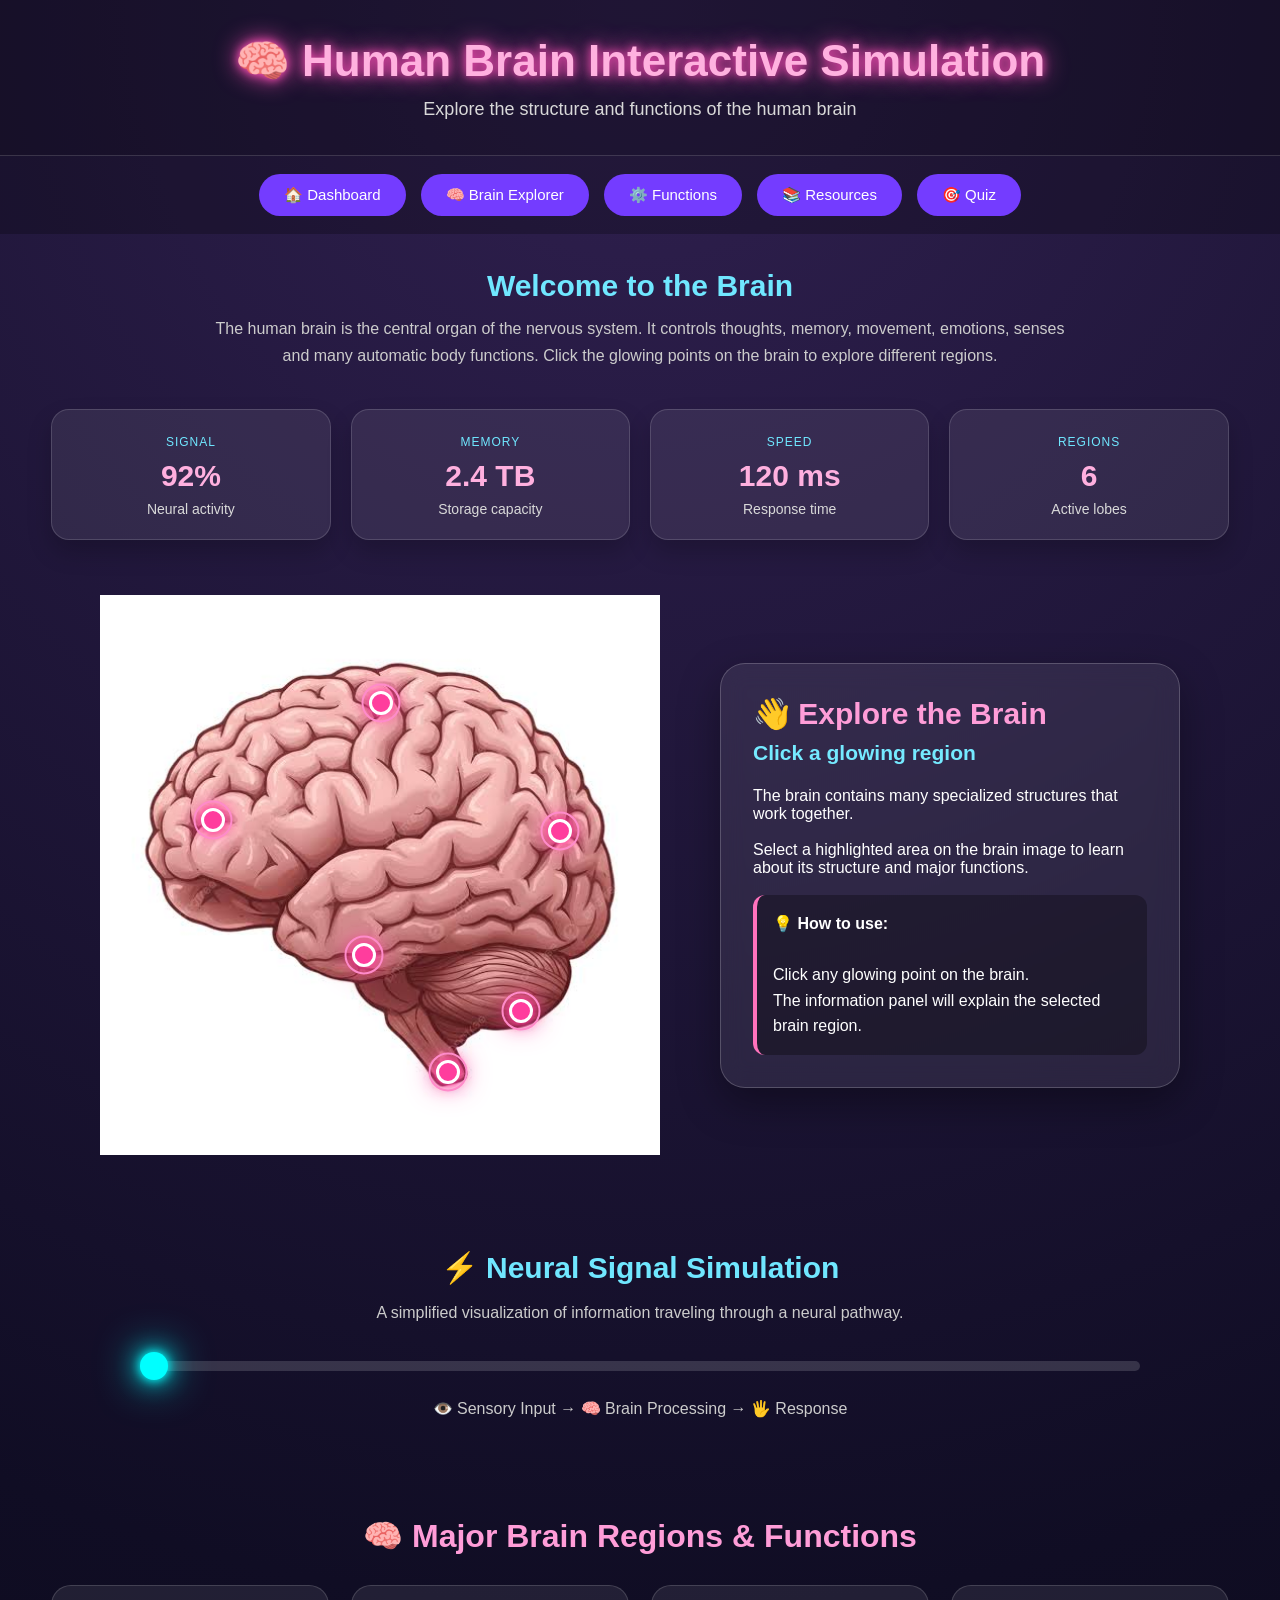
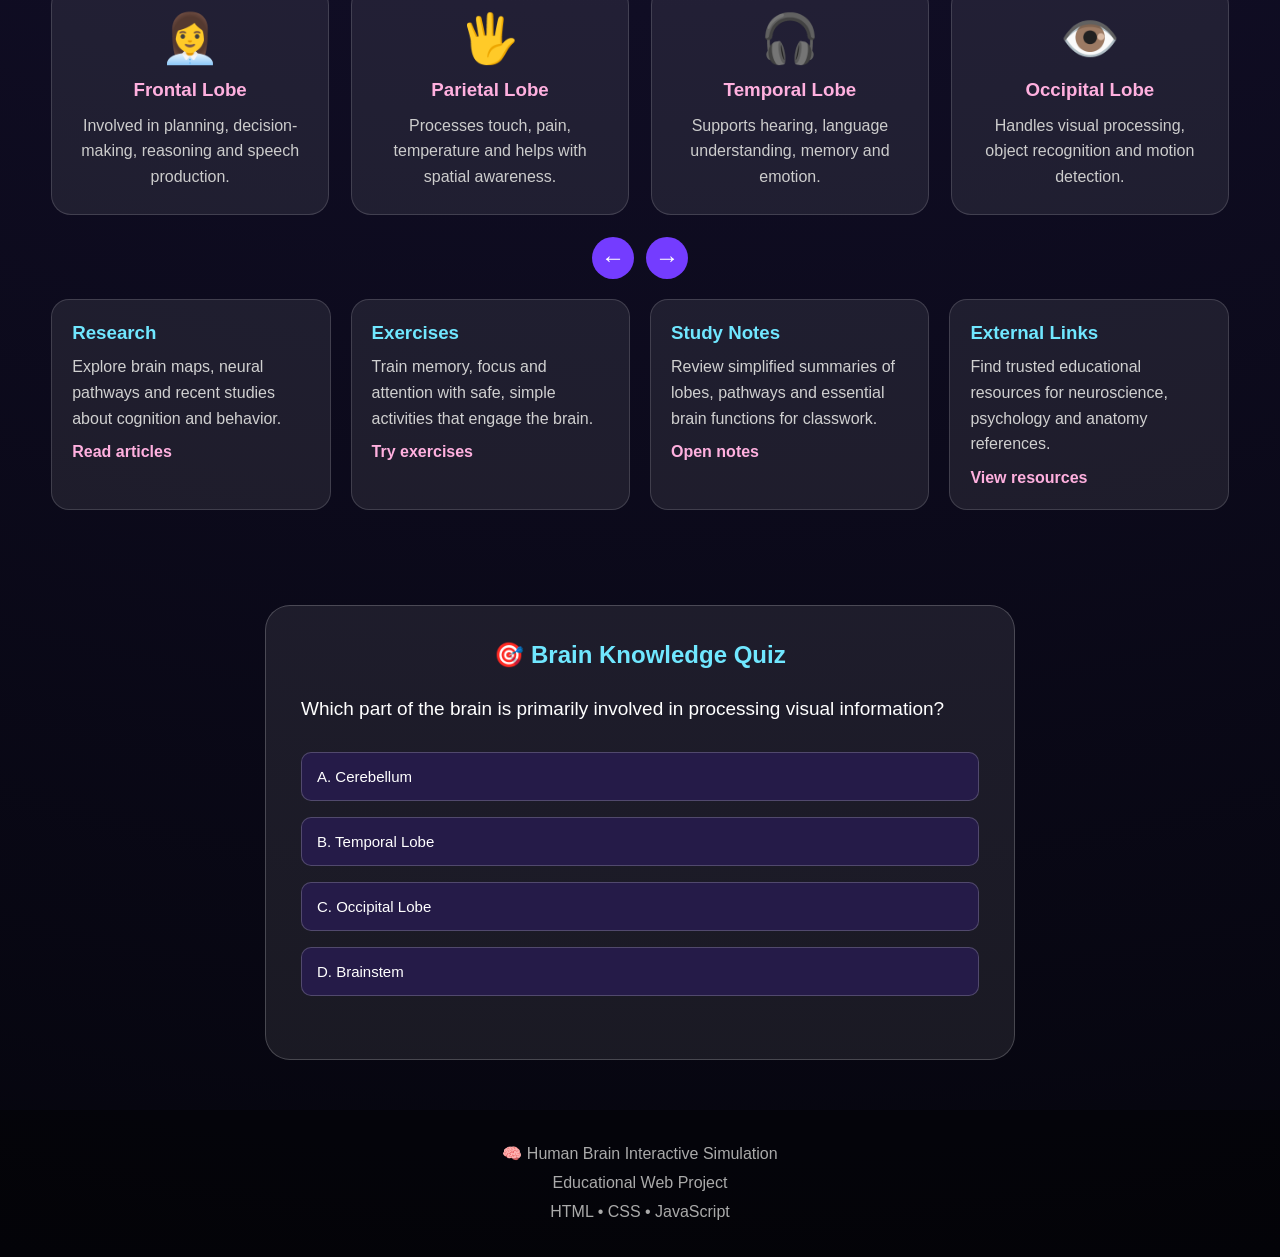
<file: index.html>
<!DOCTYPE html>
<html lang="en">
<head>
<meta charset="UTF-8">

<meta name="viewport"
      content="width=device-width, initial-scale=1.0">

<title>Human Brain Interactive Simulation</title>

<style>

/* =====================================================
   GENERAL
===================================================== */

* {
    margin: 0;
    padding: 0;
    box-sizing: border-box;
}

html {
    scroll-behavior: smooth;
}

body {
    font-family: Arial, Helvetica, sans-serif;

    background:
        radial-gradient(circle at top,
        #302050,
        #100d24 55%,
        #05050d);

    color: white;

    min-height: 100vh;
}


/* =====================================================
   HEADER
===================================================== */

header {
    text-align: center;

    padding: 35px 20px;

    background: rgba(0, 0, 0, 0.35);

    border-bottom: 1px solid
                rgba(255,255,255,0.15);
}

header h1 {
    font-size: 44px;

    color: #ffb1df;

    text-shadow:
        0 0 10px #ff4fb7,
        0 0 25px #ff4fb7;
}

header p {
    margin-top: 12px;

    font-size: 18px;

    color: #d9d9d9;
}


/* =====================================================
   NAVIGATION
===================================================== */

nav {
    display: flex;

    justify-content: center;

    gap: 15px;

    padding: 18px;

    flex-wrap: wrap;

    background: rgba(0,0,0,0.25);
}

nav button,
nav a {
    border: none;

    padding: 12px 25px;

    border-radius: 30px;

    background: #743cff;

    color: white;

    font-size: 15px;

    cursor: pointer;

    transition: 0.3s;

    text-decoration: none;
}

nav button:hover,
nav a:hover {
    background: #a66bff;

    transform: translateY(-3px);

    box-shadow:
        0 5px 20px rgba(150,80,255,0.5);
}


/* =====================================================
   MAIN CONTAINER
===================================================== */

.container {
    width: 92%;

    max-width: 1250px;

    margin: auto;
}


/* =====================================================
   INTRODUCTION
===================================================== */

.introduction {
    text-align: center;

    padding: 35px 10px 10px;
}

.introduction h2 {
    color: #70e7ff;

    font-size: 30px;

    margin-bottom: 12px;
}

.introduction p {
    color: #cccccc;

    line-height: 1.7;

    max-width: 850px;

    margin: auto;
}


/* =====================================================
   DASHBOARD
===================================================== */

.dashboard {
    display: grid;
    grid-template-columns: repeat(auto-fit, minmax(180px, 1fr));
    gap: 20px;
    padding: 30px 0 10px;
}

.metric-card {
    background: rgba(255,255,255,0.08);
    border: 1px solid rgba(255,255,255,0.15);
    border-radius: 18px;
    padding: 22px 18px;
    text-align: center;
    box-shadow: 0 12px 24px rgba(0,0,0,0.2);
}

.metric-card .tag {
    display: inline-block;
    margin-bottom: 10px;
    font-size: 12px;
    letter-spacing: 1px;
    text-transform: uppercase;
    color: #70e7ff;
}

.metric-card .value {
    font-size: 30px;
    font-weight: bold;
    color: #ffb0df;
}

.metric-card .label {
    margin-top: 8px;
    font-size: 14px;
    color: #d9d9d9;
}


/* =====================================================
   BRAIN EXPLORER
===================================================== */

.brain-section {

    display: flex;

    justify-content: center;

    align-items: center;

    gap: 60px;

    flex-wrap: wrap;

    padding: 45px 0;
}


/* =====================================================
   REAL BRAIN IMAGE
===================================================== */

.real-brain {

    position: relative;

    width: 560px;

    max-width: 95%;

    animation:
        brainFloat 4s ease-in-out infinite;
}

.brain-visual {

    position: relative;

    width: 100%;

    background: transparent;

    overflow: hidden;

    display: flex;

    align-items: center;

    justify-content: center;
}

.brain-img {

    width: 100%;

    display: block;

    animation: brainBreath 4s ease-in-out infinite;
}


/* =====================================================
   BRAIN HOTSPOTS
===================================================== */

.hotspot {

    position: absolute;

    width: 24px;

    height: 24px;

    border-radius: 50%;

    border: 3px solid white;

    background: #ff3d9d;

    cursor: pointer;

    z-index: 10;

    box-shadow:
        0 0 8px #ff3d9d,
        0 0 18px #ff3d9d,
        0 0 30px #ff3d9d;

    transition: 0.3s;
}


/* Pulsating outer circle */

.hotspot::before {

    content: "";

    position: absolute;

    width: 35px;

    height: 35px;

    left: 50%;

    top: 50%;

    transform:
        translate(-50%, -50%);

    border:
        2px solid #ff8bca;

    border-radius: 50%;

    animation: pulse 1.6s infinite;
}


/* Hover */

.hotspot:hover {

    transform: scale(1.45);

    background: cyan;

    box-shadow:
        0 0 10px cyan,
        0 0 25px cyan,
        0 0 40px cyan;
}


/* =====================================================
   HOTSPOT LABELS
===================================================== */

.hotspot span {

    position: absolute;

    left: 32px;

    top: -6px;

    background:
        rgba(0,0,0,0.9);

    padding: 7px 11px;

    border-radius: 7px;

    color: white;

    font-size: 13px;

    white-space: nowrap;

    opacity: 0;

    pointer-events: none;

    transition: 0.3s;

    border: 1px solid
            rgba(255,255,255,0.3);
}

.hotspot:hover span {
    opacity: 1;
}


/* =====================================================
   HOTSPOT POSITIONS
===================================================== */

/*
   These positions assume a
   SIDE-VIEW BRAIN IMAGE.
*/

.frontal-hotspot {

    left: 18%;

    top: 38%;
}

.parietal-hotspot {

    left: 48%;

    top: 17%;
}

.temporal-hotspot {

    left: 45%;

    top: 62%;
}

.occipital-hotspot {

    left: 80%;

    top: 40%;
}

.cerebellum-hotspot {

    left: 73%;

    top: 72%;
}

.brainstem-hotspot {

    left: 60%;

    top: 83%;
}


/* =====================================================
   INFORMATION CARD
===================================================== */

.info-card {

    width: 460px;

    min-height: 390px;

    padding: 32px;

    border-radius: 25px;

    background:
        rgba(255,255,255,0.08);

    border:
        1px solid
        rgba(255,255,255,0.2);

    backdrop-filter: blur(12px);

    box-shadow:
        0 15px 40px
        rgba(0,0,0,0.35);

    transition: 0.3s;
}

.info-card h2 {

    color: #ff9dd8;

    font-size: 30px;

    margin-bottom: 10px;
}

.character {

    color: #75eaff;

    font-size: 21px;

    font-weight: bold;

    margin-bottom: 22px;
}

.info-card h3 {

    margin-top: 10px;

    color: #fff;
}

.info-card ul {

    margin: 15px 0 20px 22px;

    line-height: 1.8;

    color: #eeeeee;
}

.example {

    padding: 16px;

    border-radius: 12px;

    background:
        rgba(0,0,0,0.3);

    border-left:
        4px solid #ff72bd;

    line-height: 1.6;
}


/* =====================================================
   NEURAL SIGNAL SECTION
===================================================== */

.signal-section {

    text-align: center;

    padding: 50px 0;
}

.signal-section h2 {

    color: #70e7ff;

    font-size: 30px;

    margin-bottom: 15px;
}

.signal-section p {

    color: #cccccc;

    line-height: 1.6;
}


/* Signal track */

.signal-track {

    width: 90%;

    max-width: 1000px;

    height: 10px;

    margin:
        35px auto 25px;

    background:
        rgba(255,255,255,0.15);

    border-radius: 20px;

    position: relative;

    overflow: visible;
}


/* Moving signal */

.signal {

    position: absolute;

    width: 28px;

    height: 28px;

    top: -9px;

    left: 0;

    border-radius: 50%;

    background: cyan;

    box-shadow:
        0 0 10px cyan,
        0 0 25px cyan,
        0 0 45px cyan;

    animation:
        moveSignal 3s linear infinite;
}


/* =====================================================
   FUNCTION CARDS
===================================================== */

#functions {

    padding: 45px 0;
}

.section-title {

    text-align: center;

    color: #ff9dd8;

    font-size: 32px;

    margin-bottom: 30px;
}

.functions {
    display: grid;
    grid-template-columns: repeat(auto-fit, minmax(230px, 1fr));
    gap: 22px;
}

.function-slider {
    position: relative;
    overflow: hidden;
    margin-top: 18px;
}

.function-slides {
    display: flex;
    transition: transform 0.5s ease;
}

.function-slide {
    min-width: 100%;
    display: grid;
    grid-template-columns: repeat(auto-fit, minmax(220px, 1fr));
    gap: 22px;
}

.function-card {

    padding: 25px;

    min-height: 210px;

    text-align: center;

    border-radius: 20px;

    background:
        rgba(255,255,255,0.08);

    border:
        1px solid
        rgba(255,255,255,0.15);

    transition: 0.3s;
}

.function-card:hover {

    transform:
        translateY(-10px)
        scale(1.02);

    background:
        rgba(255,255,255,0.14);

    box-shadow:
        0 15px 30px
        rgba(0,0,0,0.3);
}

.emoji {

    font-size: 48px;

    margin-bottom: 12px;
}

.function-card h3 {

    color: #ffb0df;

    margin-bottom: 12px;
}

.function-card p {

    color: #cccccc;

    line-height: 1.6;
}

.slider-controls {
    display: flex;
    justify-content: center;
    gap: 12px;
    margin-top: 22px;
}

.slider-controls button {
    border: none;
    border-radius: 50%;
    width: 42px;
    height: 42px;
    background: #743cff;
    color: white;
    font-size: 24px;
    cursor: pointer;
    transition: 0.3s;
}

.slider-controls button:hover {
    background: #9d6cff;
    transform: translateY(-2px);
}

.resource-grid {
    display: grid;
    grid-template-columns: repeat(auto-fit, minmax(220px, 1fr));
    gap: 20px;
    margin-top: 20px;
}

.resource-card {
    background: rgba(255,255,255,0.08);
    border: 1px solid rgba(255,255,255,0.15);
    border-radius: 18px;
    padding: 22px 20px;
    color: #eaeaea;
}

.resource-card h3 {
    color: #70e7ff;
    margin-bottom: 10px;
}

.resource-card p {
    color: #d0d0d0;
    line-height: 1.6;
    margin-bottom: 12px;
}

.resource-card a {
    color: #ffb0df;
    text-decoration: none;
    font-weight: bold;
}

.resource-card a:hover {
    text-decoration: underline;
}


/* =====================================================
   QUIZ
===================================================== */

.quiz {

    max-width: 750px;

    margin:
        50px auto;

    padding: 35px;

    border-radius: 25px;

    background:
        rgba(255,255,255,0.08);

    border:
        1px solid
        rgba(255,255,255,0.2);
}

.quiz h2 {

    text-align: center;

    color: #70e7ff;

    margin-bottom: 25px;
}

#question {

    font-size: 19px;

    line-height: 1.6;

    margin-bottom: 20px;
}

.option {

    width: 100%;

    padding: 15px;

    margin: 8px 0;

    border-radius: 10px;

    border:
        1px solid
        rgba(255,255,255,0.2);

    background:
        #251b48;

    color: white;

    cursor: pointer;

    text-align: left;

    font-size: 15px;

    transition: 0.2s;
}

.option:hover {

    background: #51347e;

    transform:
        translateX(5px);
}

#quizResult {

    margin-top: 20px;

    font-size: 18px;

    font-weight: bold;

    text-align: center;
}


/* =====================================================
   QUIZ NEXT BUTTON
===================================================== */

#nextQuestion {

    display: none;

    margin: 20px auto 0;

    padding: 12px 25px;

    border: none;

    border-radius: 25px;

    background: #743cff;

    color: white;

    cursor: pointer;

    font-size: 15px;
}

#nextQuestion:hover {

    background: #a66bff;
}


/* =====================================================
   FOOTER
===================================================== */

footer {

    margin-top: 50px;

    padding: 30px;

    text-align: center;

    background:
        rgba(0,0,0,0.4);

    color: #aaaaaa;

    line-height: 1.8;
}


/* =====================================================
   ANIMATIONS
===================================================== */

@keyframes brainFloat {

    0%, 100% {
        transform:
            translateY(0);
    }

    50% {
        transform:
            translateY(-10px);
    }
}


@keyframes pulse {

    0% {

        transform:
            translate(-50%, -50%)
            scale(0.6);

        opacity: 1;
    }

    100% {

        transform:
            translate(-50%, -50%)
            scale(1.8);

        opacity: 0;
    }
}


@keyframes moveSignal {

    0% {

        left: 0%;
    }

    100% {

        left: 100%;
    }
}

@keyframes brainBreath {

    0%, 100% {
        transform: scale(1) translateY(0px);
        filter: saturate(1) brightness(1);
    }

    50% {
        transform: scale(1.015) translateY(-5px);
        filter: saturate(1.08) brightness(1.04);
    }
}

@keyframes brainGlow {

    0%, 100% {
        opacity: 0.5;
        transform: scale(0.98);
    }

    50% {
        opacity: 1;
        transform: scale(1.04);
    }
}

@keyframes neuronPulse {

    0%, 100% {
        transform: scale(0.9);
        opacity: 0.7;
    }

    50% {
        transform: scale(1.35);
        opacity: 1;
    }
}


/* =====================================================
   MOBILE RESPONSIVE
===================================================== */

@media(max-width: 700px) {

    header h1 {

        font-size: 30px;
    }

    header p {

        font-size: 15px;
    }

    .brain-section {

        gap: 30px;
    }

    .real-brain {

        width: 360px;
    }

    .info-card {

        width: 95%;

        padding: 25px;
    }

    .hotspot {

        width: 18px;

        height: 18px;
    }

    .hotspot span {

        font-size: 10px;

        left: 25px;
    }

    .section-title {

        font-size: 27px;
    }
}

</style>
</head>


<body>


<!-- =====================================================
     HEADER
===================================================== -->

<header>

    <h1>
        🧠 Human Brain Interactive Simulation
    </h1>

    <p>
        Explore the structure and functions of the human brain
    </p>

</header>


<!-- =====================================================
     NAVIGATION
===================================================== -->

<nav>
    <a href="index.html">🏠 Dashboard</a>
    <a href="explorer.html">🧠 Brain Explorer</a>
    <a href="functions.html">⚙️ Functions</a>
    <a href="resources.html">📚 Resources</a>
    <a href="index.html#quiz">🎯 Quiz</a>
</nav>


<div class="container">


<!-- =====================================================
     INTRODUCTION
===================================================== -->

<section class="introduction">

    <h2>
        Welcome to the Brain
    </h2>

    <p>

        The human brain is the central organ of the
        nervous system. It controls thoughts, memory,
        movement, emotions, senses and many automatic
        body functions.

        Click the glowing points on the brain to
        explore different regions.

    </p>

</section>


<section class="dashboard">

    <div class="metric-card">
        <div class="tag">Signal</div>
        <div class="value">92%</div>
        <div class="label">Neural activity</div>
    </div>

    <div class="metric-card">
        <div class="tag">Memory</div>
        <div class="value">2.4 TB</div>
        <div class="label">Storage capacity</div>
    </div>

    <div class="metric-card">
        <div class="tag">Speed</div>
        <div class="value">120 ms</div>
        <div class="label">Response time</div>
    </div>

    <div class="metric-card">
        <div class="tag">Regions</div>
        <div class="value">6</div>
        <div class="label">Active lobes</div>
    </div>

</section>


<!-- =====================================================
     BRAIN EXPLORER
===================================================== -->

<section
    class="brain-section"
    id="brain">


    <!-- REAL BRAIN -->

    <div class="real-brain">

        <div class="brain-visual" aria-label="Brain image">
            <img class="brain-img" src="images/brain.png" alt="Human brain">
        </div>


        <!-- FRONTAL -->

        <button
            class="hotspot frontal-hotspot"
            onclick="showPart('frontal')">

            <span>
                Frontal Lobe
            </span>

        </button>


        <!-- PARIETAL -->

        <button
            class="hotspot parietal-hotspot"
            onclick="showPart('parietal')">

            <span>
                Parietal Lobe
            </span>

        </button>


        <!-- TEMPORAL -->

        <button
            class="hotspot temporal-hotspot"
            onclick="showPart('temporal')">

            <span>
                Temporal Lobe
            </span>

        </button>


        <!-- OCCIPITAL -->

        <button
            class="hotspot occipital-hotspot"
            onclick="showPart('occipital')">

            <span>
                Occipital Lobe
            </span>

        </button>


        <!-- CEREBELLUM -->

        <button
            class="hotspot cerebellum-hotspot"
            onclick="showPart('cerebellum')">

            <span>
                Cerebellum
            </span>

        </button>


        <!-- BRAINSTEM -->

        <button
            class="hotspot brainstem-hotspot"
            onclick="showPart('brainstem')">

            <span>
                Brainstem
            </span>

        </button>

    </div>


    <!-- INFORMATION CARD -->

    <div
        class="info-card"
        id="infoCard">


        <h2>
            👋 Explore the Brain
        </h2>


        <div class="character">

            Click a glowing region

        </div>


        <p>

            The brain contains many specialized
            structures that work together.

        </p>


        <br>


        <p>

            Select a highlighted area on the
            brain image to learn about its
            structure and major functions.

        </p>


        <br>


        <div class="example">

            💡 <b>How to use:</b>

            <br><br>

            Click any glowing point on the
            brain.

            <br>

            The information panel will explain
            the selected brain region.

        </div>

    </div>

</section>


<!-- =====================================================
     NEURAL SIGNAL
===================================================== -->

<section
    class="signal-section"
    id="signal">


    <h2>
        ⚡ Neural Signal Simulation
    </h2>


    <p>

        A simplified visualization of information
        traveling through a neural pathway.

    </p>


    <div class="signal-track">

        <div class="signal"></div>

    </div>


    <p>

        👁️ Sensory Input

        →

        🧠 Brain Processing

        →

        🖐️ Response

    </p>

</section>


<!-- =====================================================
     BRAIN FUNCTIONS
===================================================== -->

<section id="functions">


    <h2 class="section-title">

        🧠 Major Brain Regions & Functions

    </h2>


    <div class="function-slider">
        <div class="function-slides" id="functionSlides">

            <div class="function-slide">
                <div class="function-card">
                    <div class="emoji">👩‍💼</div>
                    <h3>Frontal Lobe</h3>
                    <p>Involved in planning, decision-making, reasoning and speech production.</p>
                </div>

                <div class="function-card">
                    <div class="emoji">🖐️</div>
                    <h3>Parietal Lobe</h3>
                    <p>Processes touch, pain, temperature and helps with spatial awareness.</p>
                </div>

                <div class="function-card">
                    <div class="emoji">🎧</div>
                    <h3>Temporal Lobe</h3>
                    <p>Supports hearing, language understanding, memory and emotion.</p>
                </div>

                <div class="function-card">
                    <div class="emoji">👁️</div>
                    <h3>Occipital Lobe</h3>
                    <p>Handles visual processing, object recognition and motion detection.</p>
                </div>
            </div>

            <div class="function-slide">
                <div class="function-card">
                    <div class="emoji">🤸</div>
                    <h3>Cerebellum</h3>
                    <p>Coordinates movement, balance, posture and precision during action.</p>
                </div>

                <div class="function-card">
                    <div class="emoji">❤️</div>
                    <h3>Brainstem</h3>
                    <p>Controls breathing, heartbeat, alertness and basic survival functions.</p>
                </div>

                <div class="function-card">
                    <div class="emoji">🧠</div>
                    <h3>Hippocampus</h3>
                    <p>Helps form new memories and connects experiences with context.</p>
                </div>

                <div class="function-card">
                    <div class="emoji">⚡</div>
                    <h3>Thalamus</h3>
                    <p>Relays sensory information before it reaches higher brain regions.</p>
                </div>
            </div>

            <div class="function-slide">
                <div class="function-card">
                    <div class="emoji">🧩</div>
                    <h3>Amygdala</h3>
                    <p>Processes emotions and helps detect threats or social signals.</p>
                </div>

                <div class="function-card">
                    <div class="emoji">🏃</div>
                    <h3>Motor Cortex</h3>
                    <p>Plans and executes voluntary muscle movement across the body.</p>
                </div>

                <div class="function-card">
                    <div class="emoji">🗣️</div>
                    <h3>Broca Area</h3>
                    <p>Helps produce fluent speech and language expression.</p>
                </div>

                <div class="function-card">
                    <div class="emoji">📖</div>
                    <h3>Wernicke Area</h3>
                    <p>Helps understand spoken and written language meaning.</p>
                </div>
            </div>
        </div>
    </div>

    <div class="slider-controls">
        <button id="prevSlide" aria-label="Previous slide">←</button>
        <button id="nextSlide" aria-label="Next slide">→</button>
    </div>

    <div class="resource-grid">
        <div class="resource-card">
            <h3>Research</h3>
            <p>Explore brain maps, neural pathways and recent studies about cognition and behavior.</p>
            <a href="#">Read articles</a>
        </div>

        <div class="resource-card">
            <h3>Exercises</h3>
            <p>Train memory, focus and attention with safe, simple activities that engage the brain.</p>
            <a href="#">Try exercises</a>
        </div>

        <div class="resource-card">
            <h3>Study Notes</h3>
            <p>Review simplified summaries of lobes, pathways and essential brain functions for classwork.</p>
            <a href="#">Open notes</a>
        </div>

        <div class="resource-card">
            <h3>External Links</h3>
            <p>Find trusted educational resources for neuroscience, psychology and anatomy references.</p>
            <a href="#">View resources</a>
        </div>
    </div>

</section>


<!-- =====================================================
     QUIZ
===================================================== -->

<section
    class="quiz"
    id="quiz">


    <h2>
        🎯 Brain Knowledge Quiz
    </h2>


    <p id="question">

        Which part of the brain is primarily
        involved in processing visual information?

    </p>


    <button
        class="option"
        onclick="checkAnswer(this, false)">

        A. Cerebellum

    </button>


    <button
        class="option"
        onclick="checkAnswer(this, false)">

        B. Temporal Lobe

    </button>


    <button
        class="option"
        onclick="checkAnswer(this, true)">

        C. Occipital Lobe

    </button>


    <button
        class="option"
        onclick="checkAnswer(this, false)">

        D. Brainstem

    </button>


    <div id="quizResult"></div>


    <button
        id="nextQuestion"
        onclick="nextQuestion()">

        Next Question →

    </button>

</section>


</div>


<!-- =====================================================
     FOOTER
===================================================== -->

<footer>

    <p>
        🧠 Human Brain Interactive Simulation
    </p>

    <p>
        Educational Web Project
    </p>

    <p>
        HTML • CSS • JavaScript
    </p>

</footer>


<script>


/* =====================================================
   BRAIN DATA
===================================================== */

const brainParts = {


    frontal: {

        name: "👩‍💼 Frontal Lobe",

        character: "The Manager",

        functions: [

            "Planning and decision-making",

            "Problem solving and reasoning",

            "Voluntary movement",

            "Personality and behavior",

            "Speech production"
        ],

        example:
        "When you plan your day, solve a problem or decide what action to take, the frontal lobe is involved."

    },


    parietal: {

        name: "🖐️ Parietal Lobe",

        character: "The Sensor",

        functions: [

            "Processes touch",

            "Processes temperature",

            "Processes pain",

            "Spatial awareness",

            "Helps identify object location"
        ],

        example:
        "When you touch an object and identify its temperature or texture, sensory processing involves the parietal lobe."

    },


    temporal: {

        name: "🎧 Temporal Lobe",

        character: "The Listener",

        functions: [

            "Processes sound",

            "Language comprehension",

            "Memory processing",

            "Object recognition",

            "Emotional processing"
        ],

        example:
        "When you listen to someone speaking and understand what they are saying, the temporal lobe is involved."

    },


    occipital: {

        name: "👁️ Occipital Lobe",

        character: "The Viewer",

        functions: [

            "Processes visual information",

            "Processes shapes",

            "Processes color",

            "Processes motion",

            "Visual recognition"
        ],

        example:
        "When you look at a picture and identify its colors, shapes and objects, visual processing occurs mainly in the occipital lobe."

    },


    cerebellum: {

        name: "🤸 Cerebellum",

        character: "The Coordinator",

        functions: [

            "Coordinates movement",

            "Maintains balance",

            "Supports posture",

            "Motor learning",

            "Improves movement precision"
        ],

        example:
        "When you walk, ride a bicycle or perform a coordinated movement, the cerebellum contributes to coordination and balance."

    },


    brainstem: {

        name: "❤️ Brainstem",

        character: "The Controller",

        functions: [

            "Supports breathing",

            "Helps regulate heart rate",

            "Controls important reflexes",

            "Supports alertness and arousal",

            "Connects brain with spinal cord"
        ],

        example:
        "The brainstem contains important neural pathways and supports automatic functions such as breathing and cardiovascular regulation."

    }

};


/* =====================================================
   DISPLAY BRAIN INFORMATION
===================================================== */

function showPart(part) {


    const data = brainParts[part];


    let list = "";


    data.functions.forEach(function(item) {

        list += `<li>${item}</li>`;

    });


    document.getElementById("infoCard").innerHTML = `

        <h2>
            ${data.name}
        </h2>

        <div class="character">

            Character:
            ${data.character}

        </div>

        <h3>
            🔬 Main Functions
        </h3>

        <ul>
            ${list}
        </ul>

        <div class="example">

            💡 <b>Real-Life Example:</b>

            <br>

            ${data.example}

        </div>

    `;


    /* Smooth highlight */

    document.getElementById("infoCard")
        .style.transform = "scale(1.02)";


    setTimeout(function() {

        document.getElementById("infoCard")
            .style.transform = "scale(1)";

    }, 250);

}


/* =====================================================
   NAVIGATION
===================================================== */

function scrollToSection(id) {

    const element =
        document.getElementById(id);


    if (element) {

        element.scrollIntoView({

            behavior: "smooth",

            block: "start"

        });

    }

}


/* =====================================================
   QUIZ QUESTIONS
===================================================== */

const quizQuestions = [


    {

        question:
        "Which part of the brain is primarily involved in processing visual information?",

        options: [

            "A. Cerebellum",

            "B. Temporal Lobe",

            "C. Occipital Lobe",

            "D. Brainstem"

        ],

        answer: 2

    },


    {

        question:
        "Which brain region is important for coordination and balance?",

        options: [

            "A. Cerebellum",

            "B. Occipital Lobe",

            "C. Frontal Lobe",

            "D. Temporal Lobe"

        ],

        answer: 0

    },


    {

        question:
        "Which lobe is strongly involved in planning and decision-making?",

        options: [

            "A. Occipital Lobe",

            "B. Frontal Lobe",

            "C. Temporal Lobe",

            "D. Cerebellum"

        ],

        answer: 1

    },


    {

        question:
        "Which structure connects the brain with the spinal cord and supports vital automatic functions?",

        options: [

            "A. Brainstem",

            "B. Parietal Lobe",

            "C. Cerebellum",

            "D. Occipital Lobe"

        ],

        answer: 0

    },


    {

        question:
        "Which structure is especially important for forming new memories?",

        options: [

            "A. Hippocampus",

            "B. Brainstem",

            "C. Occipital Lobe",

            "D. Motor Cortex"

        ],

        answer: 0

    },


    {

        question:
        "Which lobe processes touch, pain and temperature?",

        options: [

            "A. Temporal Lobe",

            "B. Parietal Lobe",

            "C. Frontal Lobe",

            "D. Occipital Lobe"

        ],

        answer: 1

    },


    {

        question:
        "Which area helps produce fluent spoken language?",

        options: [

            "A. Wernicke Area",

            "B. Cerebellum",

            "C. Broca Area",

            "D. Thalamus"

        ],

        answer: 2

    },


    {

        question:
        "What is one important role of the thalamus?",

        options: [

            "A. Relaying sensory information",

            "B. Controlling muscle balance",

            "C. Producing speech sounds",

            "D. Creating visual color"

        ],

        answer: 0

    },


    {

        question:
        "Which structure is strongly associated with processing emotional responses?",

        options: [

            "A. Amygdala",

            "B. Occipital Lobe",

            "C. Spinal Cord",

            "D. Cerebellum"

        ],

        answer: 0

    },


    {

        question:
        "What do neurons use to communicate across synapses?",

        options: [

            "A. Neurotransmitters",

            "B. Red blood cells",

            "C. Bone tissue",

            "D. Digestive enzymes"

        ],

        answer: 0

    }

];


let currentQuestion = 0;

let score = 0;

let answered = false;


/* =====================================================
   LOAD QUIZ QUESTION
===================================================== */

function loadQuestion() {


    const q =
        quizQuestions[currentQuestion];


    document.getElementById("question")
        .textContent = q.question;


    const buttons =
        document.querySelectorAll(".option");


    buttons.forEach(function(button, index) {

        button.textContent =
            q.options[index];

        button.style.background =
            "#251b48";

        button.style.pointerEvents =
            "auto";

    });


    document.getElementById("quizResult")
        .textContent = "";


    document.getElementById("nextQuestion")
        .style.display = "none";


    answered = false;

}


/* =====================================================
   CHECK ANSWER
===================================================== */

function checkAnswer(button, correct) {


    if (answered) {

        return;

    }


    answered = true;


    const buttons =
        document.querySelectorAll(".option");


    const q =
        quizQuestions[currentQuestion];


    const clickedIndex =
        Array.from(buttons)
            .indexOf(button);


    if (clickedIndex === q.answer) {


        score++;


        document.getElementById("quizResult")
            .textContent =
            "✅ Correct! Great job!";


        document.getElementById("quizResult")
            .style.color =
            "#70ff9b";


    } else {


        document.getElementById("quizResult")
            .textContent =
            "❌ Incorrect. The correct answer is " +
            q.options[q.answer];


        document.getElementById("quizResult")
            .style.color =
            "#ff8585";

    }


    buttons.forEach(function(btn) {

        btn.style.pointerEvents =
            "none";

    });


    document.getElementById("nextQuestion")
        .style.display = "block";

}


/* =====================================================
   NEXT QUESTION
===================================================== */

function nextQuestion() {


    currentQuestion++;


    if (currentQuestion >=
        quizQuestions.length) {


        document.getElementById("question")
            .textContent =
            "🎉 Quiz Completed!";


        document.querySelectorAll(".option")
            .forEach(function(button) {

                button.style.display =
                    "none";

            });


        document.getElementById("quizResult")
            .textContent =
            "Your Score: " +
            score +
            " / " +
            quizQuestions.length;


        document.getElementById("quizResult")
            .style.color =
            "#70e7ff";


        document.getElementById("nextQuestion")
            .style.display =
            "none";


        return;

    }


    loadQuestion();

}


/* =====================================================
   FUNCTION SLIDER
===================================================== */

const slides = Array.from(document.querySelectorAll('.function-slide'));
let currentSlideIndex = 0;

function updateFunctionSlider() {
    const track = document.getElementById('functionSlides');
    if (!track || slides.length === 0) return;

    track.style.transform = `translateX(-${currentSlideIndex * 100}%)`;
}

document.getElementById('prevSlide')?.addEventListener('click', () => {
    currentSlideIndex = (currentSlideIndex - 1 + slides.length) % slides.length;
    updateFunctionSlider();
});

document.getElementById('nextSlide')?.addEventListener('click', () => {
    currentSlideIndex = (currentSlideIndex + 1) % slides.length;
    updateFunctionSlider();
});

updateFunctionSlider();


/* =====================================================
   START QUIZ
===================================================== */

loadQuestion();


</script>


</body>
</html>
</file>
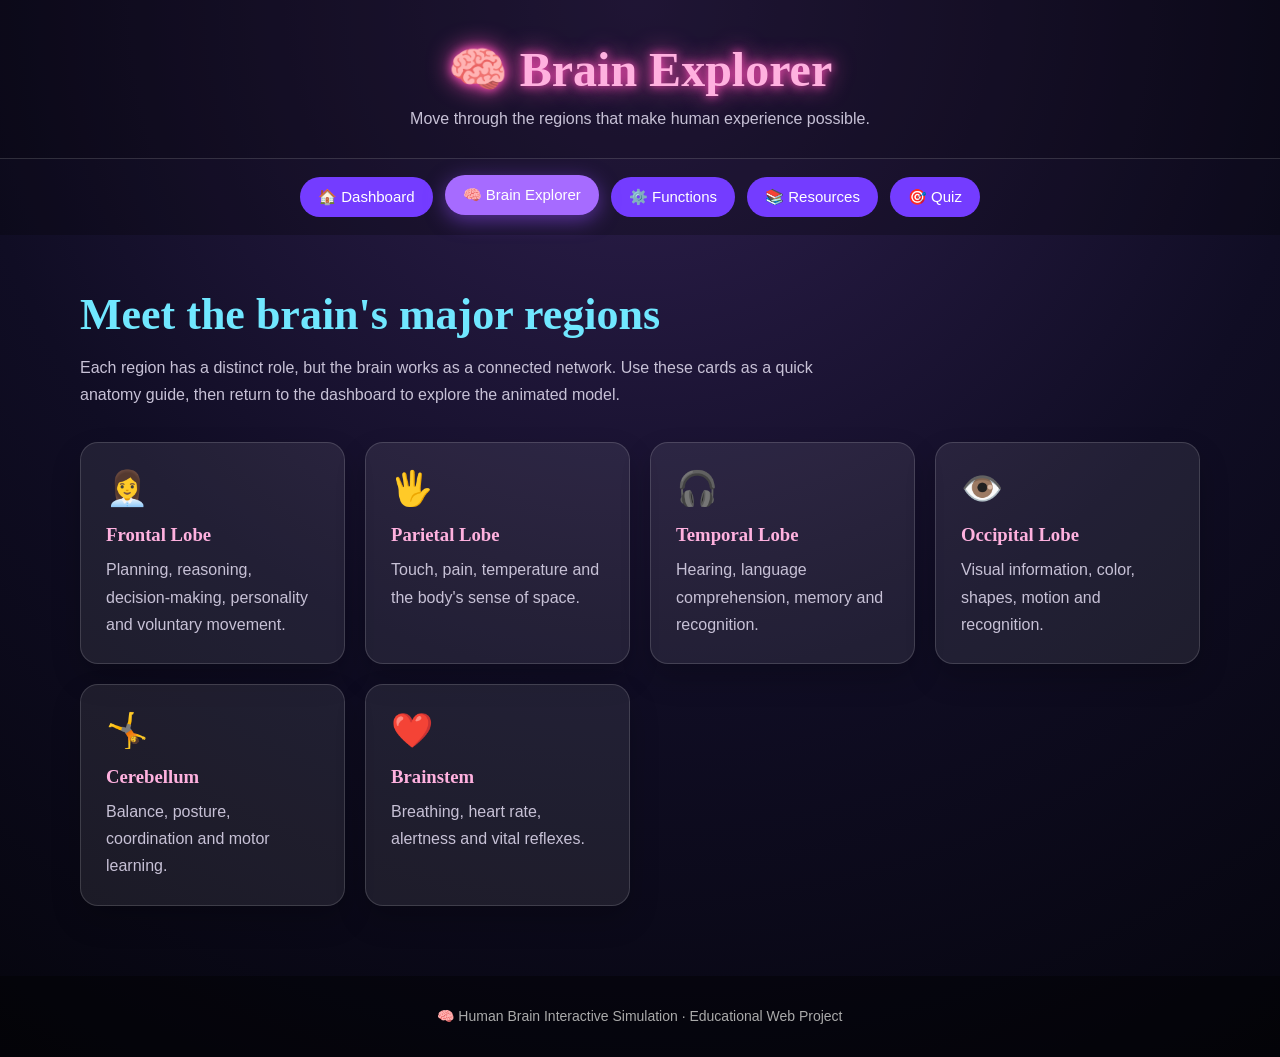
<file: explorer.html>
<!DOCTYPE html>
<html lang="en">
<head>
    <meta charset="UTF-8">
    <meta name="viewport" content="width=device-width, initial-scale=1.0">
    <title>Brain Explorer | Human Brain Simulation</title>
    <link rel="stylesheet" href="style.css">
</head>
<body>
    <header class="site-header">
        <h1>🧠 Brain Explorer</h1>
        <p>Move through the regions that make human experience possible.</p>
    </header>
    <nav class="site-nav" aria-label="Main navigation">
        <a href="index.html">🏠 Dashboard</a>
        <a href="explorer.html" aria-current="page">🧠 Brain Explorer</a>
        <a href="functions.html">⚙️ Functions</a>
        <a href="resources.html">📚 Resources</a>
        <a href="index.html#quiz">🎯 Quiz</a>
    </nav>
    <main class="page-shell">
        <section class="page-intro">
            <h2>Meet the brain's major regions</h2>
            <p>Each region has a distinct role, but the brain works as a connected network. Use these cards as a quick anatomy guide, then return to the dashboard to explore the animated model.</p>
        </section>
        <section class="brain-grid" aria-label="Brain regions">
            <article class="brain-card"><div class="icon">👩‍💼</div><h3>Frontal Lobe</h3><p>Planning, reasoning, decision-making, personality and voluntary movement.</p></article>
            <article class="brain-card"><div class="icon">🖐️</div><h3>Parietal Lobe</h3><p>Touch, pain, temperature and the body's sense of space.</p></article>
            <article class="brain-card"><div class="icon">🎧</div><h3>Temporal Lobe</h3><p>Hearing, language comprehension, memory and recognition.</p></article>
            <article class="brain-card"><div class="icon">👁️</div><h3>Occipital Lobe</h3><p>Visual information, color, shapes, motion and recognition.</p></article>
            <article class="brain-card"><div class="icon">🤸</div><h3>Cerebellum</h3><p>Balance, posture, coordination and motor learning.</p></article>
            <article class="brain-card"><div class="icon">❤️</div><h3>Brainstem</h3><p>Breathing, heart rate, alertness and vital reflexes.</p></article>
        </section>
    </main>
    <footer class="page-footer">🧠 Human Brain Interactive Simulation · Educational Web Project</footer>
</body>
</html>
</file>
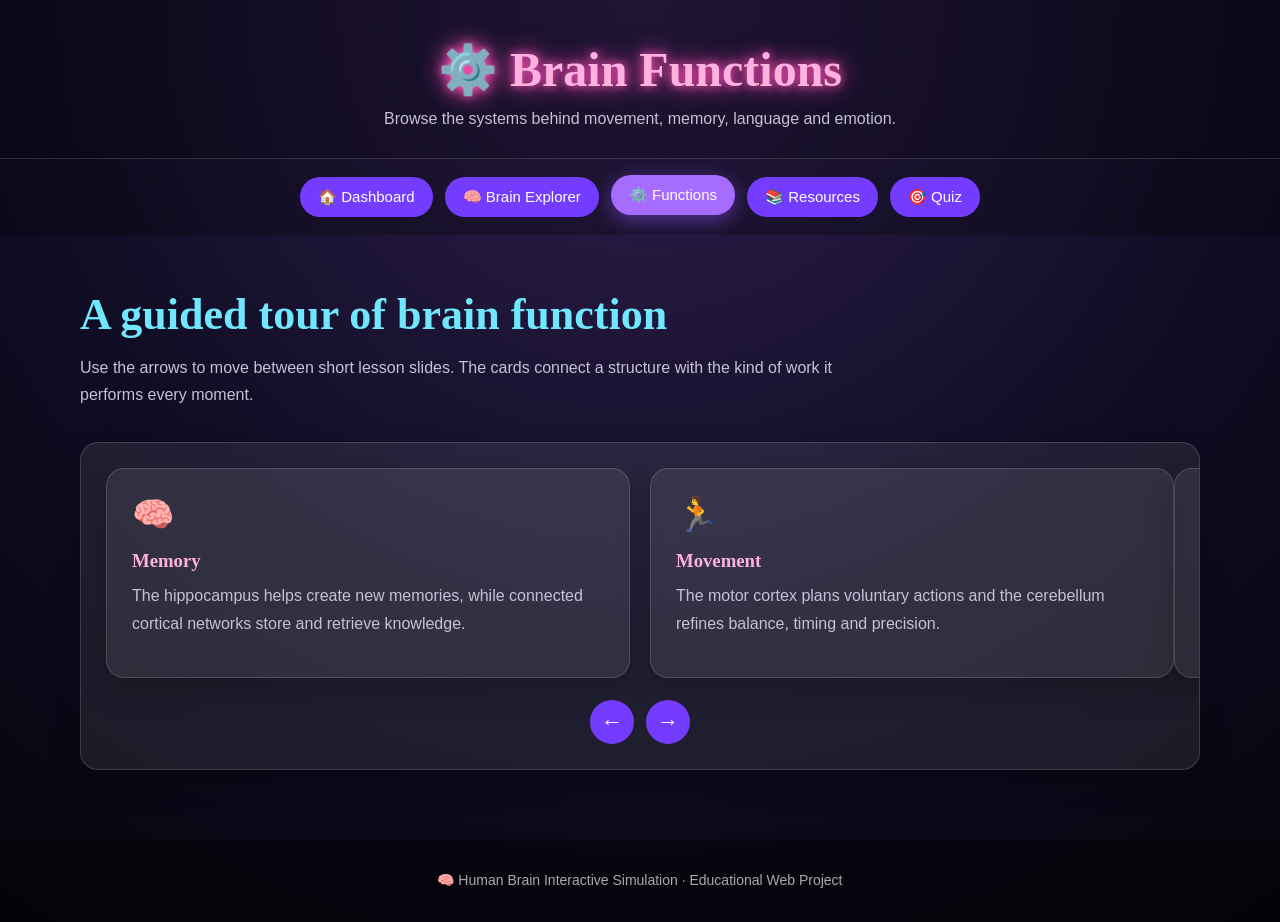
<file: functions.html>
<!DOCTYPE html>
<html lang="en">
<head>
    <meta charset="UTF-8">
    <meta name="viewport" content="width=device-width, initial-scale=1.0">
    <title>Brain Functions | Human Brain Simulation</title>
    <link rel="stylesheet" href="style.css">
</head>
<body>
    <header class="site-header">
        <h1>⚙️ Brain Functions</h1>
        <p>Browse the systems behind movement, memory, language and emotion.</p>
    </header>
    <nav class="site-nav" aria-label="Main navigation">
        <a href="index.html">🏠 Dashboard</a>
        <a href="explorer.html">🧠 Brain Explorer</a>
        <a href="functions.html" aria-current="page">⚙️ Functions</a>
        <a href="resources.html">📚 Resources</a>
        <a href="index.html#quiz">🎯 Quiz</a>
    </nav>
    <main class="page-shell">
        <section class="page-intro">
            <h2>A guided tour of brain function</h2>
            <p>Use the arrows to move between short lesson slides. The cards connect a structure with the kind of work it performs every moment.</p>
        </section>
        <section class="function-deck panel" aria-label="Brain function slides">
            <div class="function-track" id="functionTrack">
                <div class="function-page">
                    <article class="brain-card"><div class="icon">🧠</div><h3>Memory</h3><p>The hippocampus helps create new memories, while connected cortical networks store and retrieve knowledge.</p></article>
                    <article class="brain-card"><div class="icon">🏃</div><h3>Movement</h3><p>The motor cortex plans voluntary actions and the cerebellum refines balance, timing and precision.</p></article>
                </div>
                <div class="function-page">
                    <article class="brain-card"><div class="icon">🗣️</div><h3>Language</h3><p>Distributed language networks help us understand words, choose meaning and produce speech.</p></article>
                    <article class="brain-card"><div class="icon">🎨</div><h3>Vision</h3><p>Visual pathways transform light into information about edges, color, movement and objects.</p></article>
                </div>
                <div class="function-page">
                    <article class="brain-card"><div class="icon">💛</div><h3>Emotion</h3><p>Emotion networks evaluate experiences, prepare the body to respond and shape memory.</p></article>
                    <article class="brain-card"><div class="icon">🌙</div><h3>Sleep &amp; Rhythm</h3><p>Brain circuits coordinate sleep, wakefulness and daily biological rhythms.</p></article>
                </div>
            </div>
            <div class="deck-controls">
                <button type="button" id="previous" aria-label="Previous function slide">←</button>
                <button type="button" id="next" aria-label="Next function slide">→</button>
            </div>
        </section>
    </main>
    <footer class="page-footer">🧠 Human Brain Interactive Simulation · Educational Web Project</footer>
    <script>
        const track = document.getElementById('functionTrack');
        const pages = document.querySelectorAll('.function-page');
        let slide = 0;
        function moveDeck(step) {
            slide = (slide + step + pages.length) % pages.length;
            track.style.transform = `translateX(-${slide * 100}%)`;
        }
        document.getElementById('previous').addEventListener('click', () => moveDeck(-1));
        document.getElementById('next').addEventListener('click', () => moveDeck(1));
    </script>
</body>
</html>
</file>
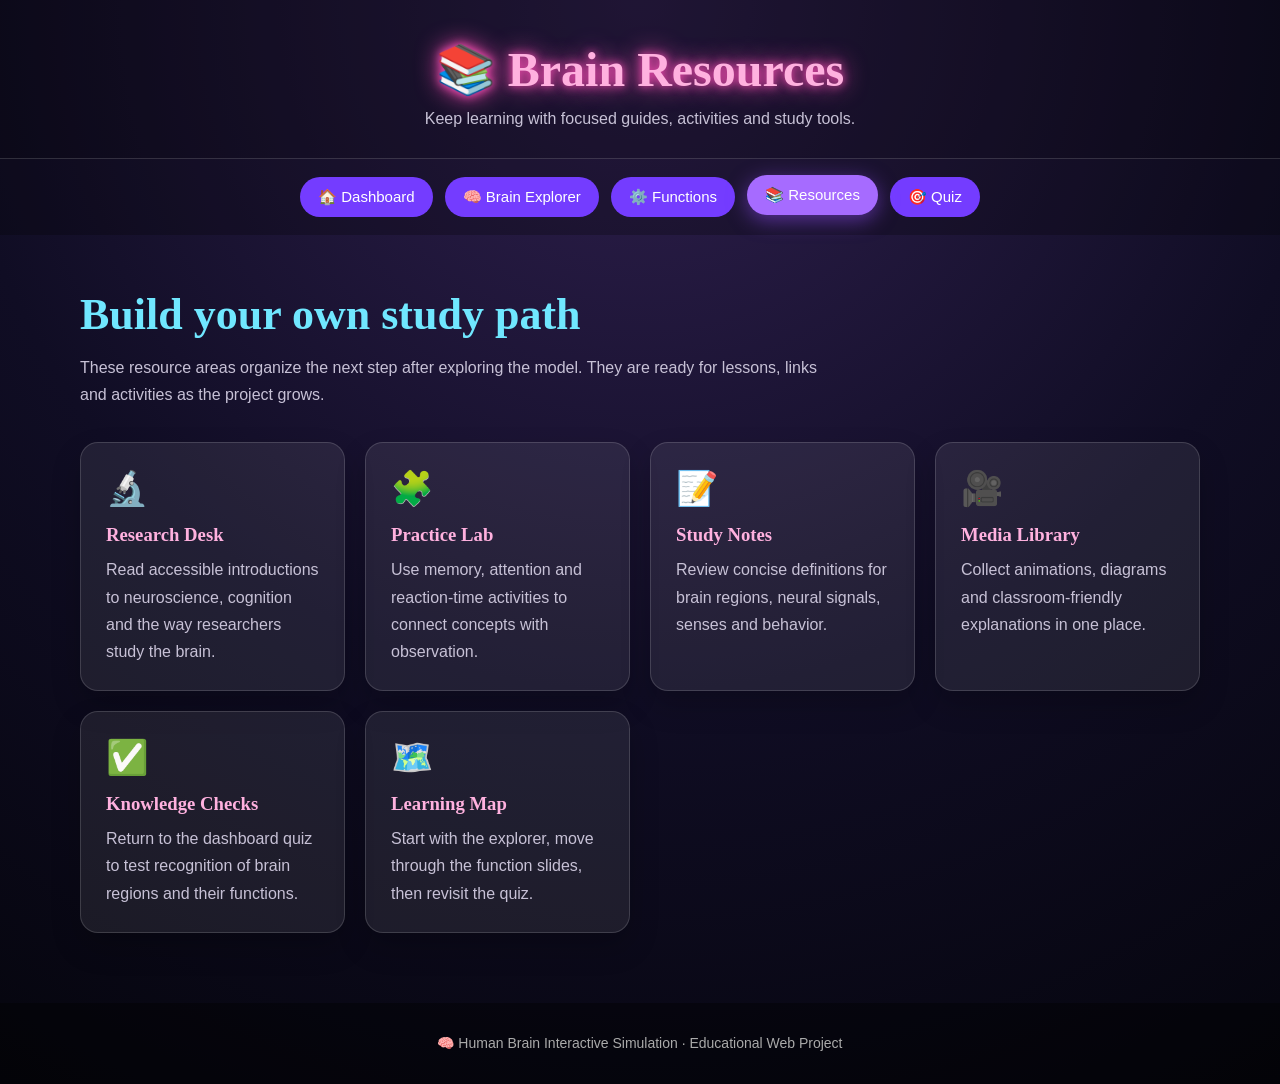
<file: resources.html>
<!DOCTYPE html>
<html lang="en">
<head>
    <meta charset="UTF-8">
    <meta name="viewport" content="width=device-width, initial-scale=1.0">
    <title>Resources | Human Brain Simulation</title>
    <link rel="stylesheet" href="style.css">
</head>
<body>
    <header class="site-header">
        <h1>📚 Brain Resources</h1>
        <p>Keep learning with focused guides, activities and study tools.</p>
    </header>
    <nav class="site-nav" aria-label="Main navigation">
        <a href="index.html">🏠 Dashboard</a>
        <a href="explorer.html">🧠 Brain Explorer</a>
        <a href="functions.html">⚙️ Functions</a>
        <a href="resources.html" aria-current="page">📚 Resources</a>
        <a href="index.html#quiz">🎯 Quiz</a>
    </nav>
    <main class="page-shell">
        <section class="page-intro">
            <h2>Build your own study path</h2>
            <p>These resource areas organize the next step after exploring the model. They are ready for lessons, links and activities as the project grows.</p>
        </section>
        <section class="resource-page-grid" aria-label="Learning resources">
            <article class="resource-page-card"><div class="icon">🔬</div><h3>Research Desk</h3><p>Read accessible introductions to neuroscience, cognition and the way researchers study the brain.</p></article>
            <article class="resource-page-card"><div class="icon">🧩</div><h3>Practice Lab</h3><p>Use memory, attention and reaction-time activities to connect concepts with observation.</p></article>
            <article class="resource-page-card"><div class="icon">📝</div><h3>Study Notes</h3><p>Review concise definitions for brain regions, neural signals, senses and behavior.</p></article>
            <article class="resource-page-card"><div class="icon">🎥</div><h3>Media Library</h3><p>Collect animations, diagrams and classroom-friendly explanations in one place.</p></article>
            <article class="resource-page-card"><div class="icon">✅</div><h3>Knowledge Checks</h3><p>Return to the dashboard quiz to test recognition of brain regions and their functions.</p></article>
            <article class="resource-page-card"><div class="icon">🗺️</div><h3>Learning Map</h3><p>Start with the explorer, move through the function slides, then revisit the quiz.</p></article>
        </section>
    </main>
    <footer class="page-footer">🧠 Human Brain Interactive Simulation · Educational Web Project</footer>
</body>
</html>
</file>
<file: style.css>
/* Project stylesheet placeholder */
* { box-sizing: border-box; margin: 0; padding: 0; }
:root { --ink: #f7f3ff; --muted: #c7c1d6; --pink: #ffb1df; --cyan: #70e7ff; --violet: #743cff; --panel: rgba(255,255,255,0.08); --line: rgba(255,255,255,0.15); }
html { scroll-behavior: smooth; }
body { min-height: 100vh; color: var(--ink); font-family: Georgia, 'Times New Roman', serif; background: radial-gradient(circle at top, #302050, #100d24 55%, #05050d); }
.site-header { padding: 42px 20px 30px; text-align: center; background: rgba(0,0,0,0.35); border-bottom: 1px solid var(--line); }
.site-header h1 { color: var(--pink); font-size: clamp(30px, 5vw, 48px); text-shadow: 0 0 10px #ff4fb7, 0 0 25px #ff4fb7; }
.site-header p { margin-top: 12px; color: var(--muted); font-family: Arial, Helvetica, sans-serif; }
.site-nav { display: flex; flex-wrap: wrap; justify-content: center; gap: 12px; padding: 18px; background: rgba(0,0,0,0.25); }
.site-nav a { padding: 11px 18px; color: white; font: 15px Arial, Helvetica, sans-serif; text-decoration: none; background: var(--violet); border-radius: 24px; transition: 0.25s ease; }
.site-nav a:hover, .site-nav a[aria-current='page'] { background: #a66bff; transform: translateY(-2px); box-shadow: 0 5px 20px rgba(150,80,255,0.5); }
.page-shell { width: min(1120px, 92%); margin: 0 auto; padding: 54px 0 70px; }
.page-intro { max-width: 760px; margin-bottom: 34px; }
.page-intro h2 { margin-bottom: 14px; color: var(--cyan); font-size: clamp(30px, 5vw, 44px); }
.page-intro p, .panel p, .brain-card p, .resource-page-card p { color: var(--muted); line-height: 1.7; font-family: Arial, Helvetica, sans-serif; }
.panel, .brain-card, .resource-page-card { padding: 25px; background: var(--panel); border: 1px solid var(--line); border-radius: 18px; box-shadow: 0 14px 30px rgba(0,0,0,0.2); }
.brain-grid, .resource-page-grid { display: grid; grid-template-columns: repeat(auto-fit, minmax(230px, 1fr)); gap: 20px; }
.brain-card { min-height: 210px; transition: 0.25s ease; }
.brain-card:hover, .resource-page-card:hover { transform: translateY(-5px); border-color: rgba(112,231,255,0.6); }
.brain-card .icon, .resource-page-card .icon { margin-bottom: 16px; font-size: 34px; }
.brain-card h3, .resource-page-card h3 { margin-bottom: 10px; color: var(--pink); }
.page-footer { padding: 28px 20px; color: #aaa; text-align: center; font: 14px/1.8 Arial, Helvetica, sans-serif; background: rgba(0,0,0,0.4); }
.function-deck { overflow: hidden; }
.function-track { display: flex; transition: transform 0.45s ease; }
.function-page { min-width: 100%; display: grid; grid-template-columns: repeat(2, minmax(0,1fr)); gap: 20px; }
.deck-controls { display: flex; justify-content: center; gap: 12px; margin-top: 22px; }
.deck-controls button { width: 44px; height: 44px; color: white; font-size: 22px; background: var(--violet); border: 0; border-radius: 50%; cursor: pointer; }
.deck-controls button:hover { background: #a66bff; }
@media (max-width: 650px) { .function-page { grid-template-columns: 1fr; } .site-nav a { flex: 1 1 140px; text-align: center; } }
}
</file>
